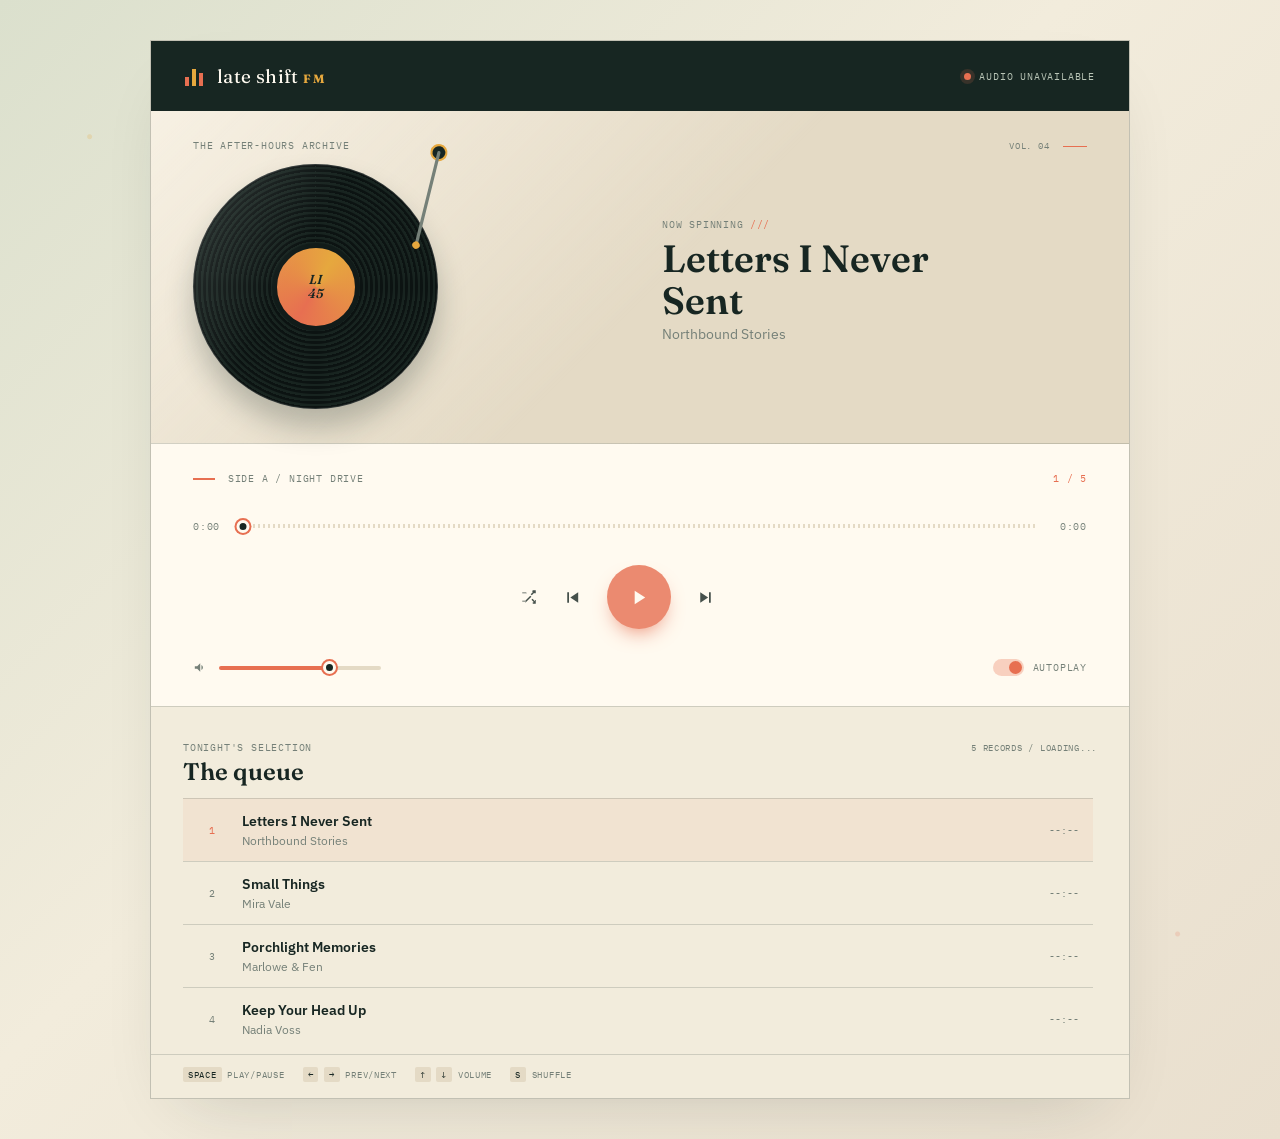
<file: CodeAlpha_MusicPlayer/index.html>
<!DOCTYPE html>
<html lang="en">
<head>
<meta charset="UTF-8">
<title>Late Shift — Music Player</title>
<meta name="viewport" content="width=device-width, initial-scale=1.0">
<link rel="preconnect" href="https://fonts.googleapis.com">
<link href="https://fonts.googleapis.com/css2?family=Fraunces:ital,wght@0,400;0,600;1,500&family=IBM+Plex+Sans:wght@400;500;600&family=IBM+Plex+Mono:wght@400;500&display=swap" rel="stylesheet">
<link rel="stylesheet" href="style.css">
</head>
<body>

<main class="player">
  <header class="player-header">
    <div class="brand-mark" aria-hidden="true"><span></span><span></span><span></span></div>
    <div class="station">late shift <strong>fm</strong></div>
    <div class="live-status" aria-live="polite"><span class="live-dot"></span> <span id="statusText">ready to listen</span></div>
  </header>

  <section class="deck" aria-labelledby="trackTitle">
    <div class="deck-heading">
      <span class="eyebrow">the after-hours archive</span>
      <span class="edition">vol. 04 <i></i></span>
    </div>

    <div class="vinyl-wrap">
      <div class="vinyl" id="vinyl">
        <div class="label" id="label">LS<br>45</div>
      </div>
      <div class="tonearm" id="tonearm">
        <svg viewBox="0 0 86 86" fill="none">
          <circle cx="78" cy="8" r="7" fill="#172622" stroke="#e6a83e" stroke-width="2"/>
          <line x1="78" y1="8" x2="14" y2="70" stroke="#758078" stroke-width="3" stroke-linecap="round"/>
          <circle cx="14" cy="70" r="3.5" fill="#e6a83e"/>
        </svg>
      </div>
    </div>

    <div class="now-playing">
      <div class="eyebrow">now spinning <span class="signal">///</span></div>
      <h1 id="trackTitle">—</h1>
      <p id="trackArtist">—</p>
    </div>
  </section>

  <section class="controls" aria-label="Player controls">
    <div class="controls-main">
      <div class="top-row">
        <span class="tag"><span class="tag-line"></span> side a / night drive</span>
        <span class="count" id="trackCount">1 / 1</span>
      </div>

      <div class="progress-row">
        <span class="time" id="curTime">0:00</span>
        <div class="groove-track" id="grooveTrack" role="slider" tabindex="0" aria-label="Seek through track" aria-valuemin="0" aria-valuemax="100" aria-valuenow="0">
          <div class="rail"></div>
          <div class="fill" id="progressFill"></div>
          <div class="knob" id="progressKnob"></div>
        </div>
        <span class="time right" id="durTime">0:00</span>
      </div>

      <div class="transport">
        <button class="skip shuffle" id="shuffleBtn" type="button" title="Shuffle" aria-label="Toggle shuffle" aria-pressed="false">
          <svg viewBox="0 0 24 24" fill="currentColor"><path d="M17 3h4v4h-2V6.41l-3.29 3.3-1.42-1.42L17.59 5H16zm4 14v4h-4v-2h1.59l-3.3-3.29 1.42-1.42L20 17.59V16h1zM3 6h5.17l1 1H3zm10.71 4.29 1.42 1.42-7.71 7.71L6 18l7.71-7.71zM3 18h5.17l-1-1H3z"/></svg>
        </button>
        <button class="skip" id="prevBtn" type="button" title="Previous" aria-label="Previous track">
          <svg viewBox="0 0 24 24" fill="currentColor"><path d="M6 6h2v12H6zm3.5 6 9-6v12z"/></svg>
        </button>
        <button class="play-btn" id="playBtn" type="button" title="Play/Pause" aria-label="Play">
          <svg id="playIcon" viewBox="0 0 24 24" fill="currentColor"><path d="M8 5v14l11-7z"/></svg>
        </button>
        <button class="skip" id="nextBtn" type="button" title="Next" aria-label="Next track">
          <svg viewBox="0 0 24 24" fill="currentColor"><path d="M16 6h2v12h-2zM6 6l9 6-9 6z"/></svg>
        </button>
        <span class="transport-spacer" aria-hidden="true"></span>
      </div>
    </div>

    <div class="bottom-row">
      <div class="volume">
        <svg viewBox="0 0 24 24" fill="currentColor"><path d="M3 10v4h4l5 5V5L7 10H3zm13.5 2a4.5 4.5 0 0 0-2.5-4.03v8.06A4.5 4.5 0 0 0 16.5 12z"/></svg>
        <input type="range" id="volumeSlider" min="0" max="100" value="70">
      </div>
      <button class="autoplay-toggle on" id="autoplayToggle" type="button" aria-pressed="true">
        <span class="switch"></span>
        <span>autoplay</span>
      </button>
    </div>
  </section>

  <section class="playlist-section" aria-labelledby="queue-title">
    <div class="section-heading">
      <div>
        <span class="eyebrow">tonight's selection</span>
        <h2 id="queue-title">The queue</h2>
      </div>
      <span class="queue-note" id="queueSummary">5 records / loading...</span>
    </div>
    <div class="playlist" id="playlist"></div>
  </section>

  <div class="shortcuts-hint">
    <span><kbd>Space</kbd> play/pause</span>
    <span><kbd>&larr;</kbd> <kbd>&rarr;</kbd> prev/next</span>
    <span><kbd>&uarr;</kbd> <kbd>&darr;</kbd> volume</span>
    <span><kbd>S</kbd> shuffle</span>
  </div>

</main>

<script src="script.js"></script>
</body>
</html>
</file>
<file: CodeAlpha_MusicPlayer/style.css>
:root {
  --ink: #172622;
  --ink-soft: #29433b;
  --paper: #f2ecdc;
  --paper-deep: #e4dac5;
  --line: rgba(23, 38, 34, 0.16);
  --muted: #758078;
  --coral: #e76f51;
  --gold: #e6a83e;
  --cream: #fffaf0;
  --record: #111b19;
  --shadow: rgba(23, 38, 34, 0.2);
}

* { box-sizing: border-box; }
html { min-height: 100%; }

body {
  min-height: 100vh;
  margin: 0;
  padding: 40px 20px;
  color: var(--ink);
  font-family: 'IBM Plex Sans', sans-serif;
  background:
    radial-gradient(circle at 7% 12%, rgba(230, 168, 62, 0.22) 0 2px, transparent 3px),
    radial-gradient(circle at 92% 82%, rgba(231, 111, 81, 0.18) 0 2px, transparent 3px),
    linear-gradient(135deg, #dbe0cd 0%, var(--paper) 44%, #e9dfce 100%);
}

button, input { font: inherit; }

.player {
  width: min(100%, 980px);
  margin: auto;
  overflow: hidden;
  background: var(--paper);
  border: 1px solid rgba(23, 38, 34, 0.22);
  box-shadow: 0 28px 70px -35px var(--shadow);
}

.player-header {
  display: flex;
  align-items: center;
  gap: 12px;
  min-height: 70px;
  padding: 0 34px;
  color: var(--cream);
  background: var(--ink);
}

.brand-mark { display: flex; align-items: flex-end; gap: 3px; width: 20px; height: 20px; }
.brand-mark span { display: block; width: 4px; background: var(--coral); }
.brand-mark span:nth-child(1) { height: 9px; }
.brand-mark span:nth-child(2) { height: 17px; background: var(--gold); }
.brand-mark span:nth-child(3) { height: 13px; }
.station { font: 19px 'Fraunces', serif; letter-spacing: .02em; }
.station strong { color: var(--gold); font-size: 12px; letter-spacing: .14em; text-transform: uppercase; }
.live-status { display: flex; align-items: center; gap: 8px; margin-left: auto; color: #b9c5b7; font: 10px 'IBM Plex Mono', monospace; letter-spacing: .08em; text-transform: uppercase; }
.live-dot { width: 7px; height: 7px; border-radius: 50%; background: var(--coral); box-shadow: 0 0 0 4px rgba(231, 111, 81, .16); }

.deck {
  position: relative;
  display: flex;
  flex-direction: column;
  align-items: center;
  min-height: 390px;
  padding: 28px 42px 34px;
  background: linear-gradient(135deg, rgba(255, 250, 240, .7), transparent 52%), var(--paper-deep);
  border-bottom: 1px solid var(--line);
}
.deck-heading, .top-row, .bottom-row, .section-heading { width: 100%; }
.deck-heading, .top-row, .section-heading { display: flex; justify-content: space-between; align-items: baseline; }
.eyebrow, .edition, .queue-note, .tag, .count, .time, .shortcuts-hint { font-family: 'IBM Plex Mono', monospace; text-transform: uppercase; letter-spacing: .08em; }
.eyebrow { color: var(--muted); font-size: 10px; }
.edition, .queue-note { color: var(--muted); font-size: 9px; }
.edition i { display: inline-block; width: 24px; margin-left: 8px; border-top: 1px solid var(--coral); vertical-align: middle; }

.vinyl-wrap { position: relative; width: 245px; height: 245px; margin: 20px 0; }
.vinyl { display: flex; align-items: center; justify-content: center; width: 245px; height: 245px; border-radius: 50%; background: repeating-radial-gradient(circle, #0c1312 0 2px, #182420 3px 5px); box-shadow: inset 0 0 0 1px rgba(255,255,255,.14), 0 18px 28px rgba(23,38,34,.25); animation: spin 6s linear infinite; animation-play-state: paused; }
.vinyl.spinning { animation-play-state: running; }
.vinyl::before { content: ''; position: absolute; width: 245px; height: 245px; border-radius: 50%; background: linear-gradient(120deg, rgba(255,255,255,.14), transparent 42%); }
.label { display: flex; align-items: center; justify-content: center; width: 88px; height: 88px; color: var(--ink); text-align: center; font: italic 600 13px/1.05 'Fraunces', serif; background: conic-gradient(from 210deg, var(--coral), var(--gold), var(--coral)); border: 5px solid var(--record); border-radius: 50%; }
.tonearm { position: absolute; top: -17px; right: -10px; width: 92px; height: 92px; transform: rotate(-32deg); transform-origin: 78px 8px; transition: transform .5s cubic-bezier(.4,0,.2,1); }
.tonearm.down { transform: rotate(-8deg); }
.tonearm svg { width: 100%; height: 100%; overflow: visible; }
@keyframes spin { to { transform: rotate(360deg); } }

.now-playing { width: 100%; text-align: center; }
.now-playing .signal { color: var(--coral); letter-spacing: .03em; }
.now-playing h1 { margin: 7px 0 3px; color: var(--ink); font: 600 28px/1.1 'Fraunces', serif; }
.now-playing p { margin: 0; color: var(--muted); font-size: 14px; }

.controls { display: flex; flex-direction: column; justify-content: space-between; min-height: 240px; padding: 28px 42px 30px; background: var(--cream); }
.controls-main { width: 100%; }
.top-row { margin-bottom: 30px; }
.tag, .count { color: var(--muted); font-size: 10px; }
.tag-line { display: inline-block; width: 22px; margin-right: 6px; border-top: 2px solid var(--coral); vertical-align: middle; }
.count { color: var(--coral); }
.progress-row { display: flex; align-items: center; gap: 12px; margin-bottom: 28px; }
.time { width: 38px; flex-shrink: 0; color: var(--muted); font-size: 10px; }
.time.right { text-align: right; }
.groove-track { position: relative; display: flex; flex: 1; align-items: center; height: 22px; cursor: pointer; }
.groove-track .rail, .groove-track .fill { position: absolute; left: 0; height: 4px; border-radius: 2px; }
.groove-track .rail { right: 0; background: repeating-linear-gradient(90deg, var(--paper-deep) 0 2px, transparent 2px 5px); }
.groove-track .fill { background: linear-gradient(90deg, var(--coral), var(--gold)); width: 0; }
.groove-track .knob { position: absolute; left: 0; width: 13px; height: 13px; background: var(--ink); border: 3px solid var(--cream); border-radius: 50%; box-shadow: 0 0 0 2px var(--coral); transform: translateX(-50%); }

.transport { display: flex; align-items: center; justify-content: center; gap: 24px; margin-bottom: 30px; }
.transport button { display: flex; align-items: center; justify-content: center; padding: 0; color: var(--ink); background: none; border: 0; cursor: pointer; opacity: .8; transition: opacity .15s, transform .15s; }
.transport button:hover { opacity: 1; transform: translateY(-2px); }
.transport button:active { transform: translateY(0) scale(.94); }
.transport .skip svg { width: 21px; height: 21px; }
.transport-spacer { width: 21px; height: 21px; }
.transport .shuffle { position: relative; }
.transport .shuffle svg { width: 18px; height: 18px; }
.transport .shuffle.on { color: var(--coral); opacity: 1; }
.transport .shuffle.on::after { content: ''; position: absolute; bottom: -9px; left: 50%; width: 4px; height: 4px; background: var(--coral); border-radius: 50%; transform: translateX(-50%); }
.play-btn { width: 64px; height: 64px; color: var(--cream) !important; background: var(--coral) !important; border-radius: 50%; box-shadow: 0 10px 20px -8px var(--coral); }
.play-btn svg { width: 23px; height: 23px; }

.bottom-row { display: flex; align-items: center; justify-content: space-between; gap: 20px; }
.volume { display: flex; align-items: center; gap: 10px; width: 190px; }
.volume svg { width: 17px; height: 17px; color: var(--muted); }
.volume input[type=range] { width: 100%; height: 4px; appearance: none; background: linear-gradient(90deg, var(--coral) 0 70%, var(--paper-deep) 70%); border-radius: 2px; outline: none; }
.volume input[type=range]::-webkit-slider-thumb { width: 13px; height: 13px; appearance: none; background: var(--ink); border: 3px solid var(--cream); border-radius: 50%; box-shadow: 0 0 0 2px var(--coral); cursor: pointer; }
.volume input[type=range]::-moz-range-thumb { width: 8px; height: 8px; background: var(--ink); border: 3px solid var(--cream); border-radius: 50%; box-shadow: 0 0 0 2px var(--coral); cursor: pointer; }
.autoplay-toggle { display: flex; align-items: center; gap: 9px; padding: 0; color: var(--muted); font: 10px 'IBM Plex Mono', monospace; text-transform: uppercase; letter-spacing: .08em; background: none; border: 0; cursor: pointer; }
.autoplay-toggle .switch { position: relative; width: 31px; height: 17px; background: var(--paper-deep); border-radius: 10px; }
.autoplay-toggle .switch::after { content: ''; position: absolute; top: 2px; left: 2px; width: 13px; height: 13px; background: var(--muted); border-radius: 50%; transition: .2s; }
.autoplay-toggle.on .switch { background: rgba(231,111,81,.3); }
.autoplay-toggle.on .switch::after { left: 16px; background: var(--coral); }

.playlist-section { padding: 28px 32px 20px; background: var(--paper); border-top: 1px solid var(--line); }
.section-heading { margin-bottom: 14px; }
.section-heading h2 { margin: 5px 0 0; font: 600 24px/1 'Fraunces', serif; }
.playlist { max-height: 236px; overflow-y: auto; padding-right: 4px; }
.playlist::-webkit-scrollbar { width: 6px; }
.playlist::-webkit-scrollbar-thumb { background: var(--paper-deep); border-radius: 4px; }
.track { display: grid; grid-template-columns: 30px 1fr auto; align-items: center; width: 100%; gap: 15px; padding: 13px 14px; color: var(--ink); text-align: left; background: transparent; border: 0; border-top: 1px solid var(--line); border-radius: 0; cursor: pointer; }
.track:last-child { border-bottom: 1px solid var(--line); }
.track:hover, .track.active { background: rgba(231,111,81,.08); }
.track .idx { color: var(--muted); font: 10px 'IBM Plex Mono', monospace; text-align: center; }
.track.active .idx { color: var(--coral); }
.track .meta .t { font-size: 14px; font-weight: 600; }
.track .meta .a, .track .len { color: var(--muted); font-size: 12px; }
.track .meta .a { margin-top: 3px; }
.track .len { font-family: 'IBM Plex Mono', monospace; font-size: 10px; }
.track .bars { display: flex; align-items: flex-end; justify-content: center; gap: 2px; height: 13px; }
.track .bars span { width: 3px; background: var(--coral); border-radius: 1px; animation: bar .9s ease-in-out infinite; }
.track .bars span:nth-child(1) { height: 40%; }
.track .bars span:nth-child(2) { height: 100%; animation-delay: .15s; }
.track .bars span:nth-child(3) { height: 65%; animation-delay: .3s; }
@keyframes bar { 0%,100% { transform: scaleY(.4); } 50% { transform: scaleY(1); } }

.shortcuts-hint { display: flex; flex-wrap: wrap; gap: 18px; padding: 14px 32px 18px; color: var(--muted); font-size: 9px; border-top: 1px solid var(--line); }
.shortcuts-hint kbd { padding: 2px 5px; color: var(--ink); background: var(--paper-deep); border-radius: 2px; font-family: inherit; }
.transport button:focus-visible, .autoplay-toggle:focus-visible, .track:focus-visible, .groove-track:focus-visible { outline: 2px solid var(--coral); outline-offset: 4px; }

@media (min-width: 700px) {
  .deck { display: grid; grid-template-columns: 1fr 1fr; grid-template-rows: auto 1fr; align-items: center; column-gap: 44px; min-height: 330px; }
  .deck-heading { grid-column: 1 / -1; align-self: start; }
  .vinyl-wrap { grid-row: 2; grid-column: 1; margin: 12px 0 0; }
  .now-playing { grid-row: 2; grid-column: 2; text-align: left; }
  .now-playing h1 { font-size: 38px; max-width: 280px; }
}

@media (max-width: 699px) {
  body { padding: 0; }
  .player { min-height: 100vh; border: 0; }
  .player-header { padding: 0 22px; }
  .deck { min-height: 410px; padding: 24px 22px 30px; }
  .controls { padding: 26px 22px 28px; }
  .playlist-section { padding: 25px 18px 18px; }
  .shortcuts-hint { display: none; }
  .queue-note { display: none; }
}
</file>
